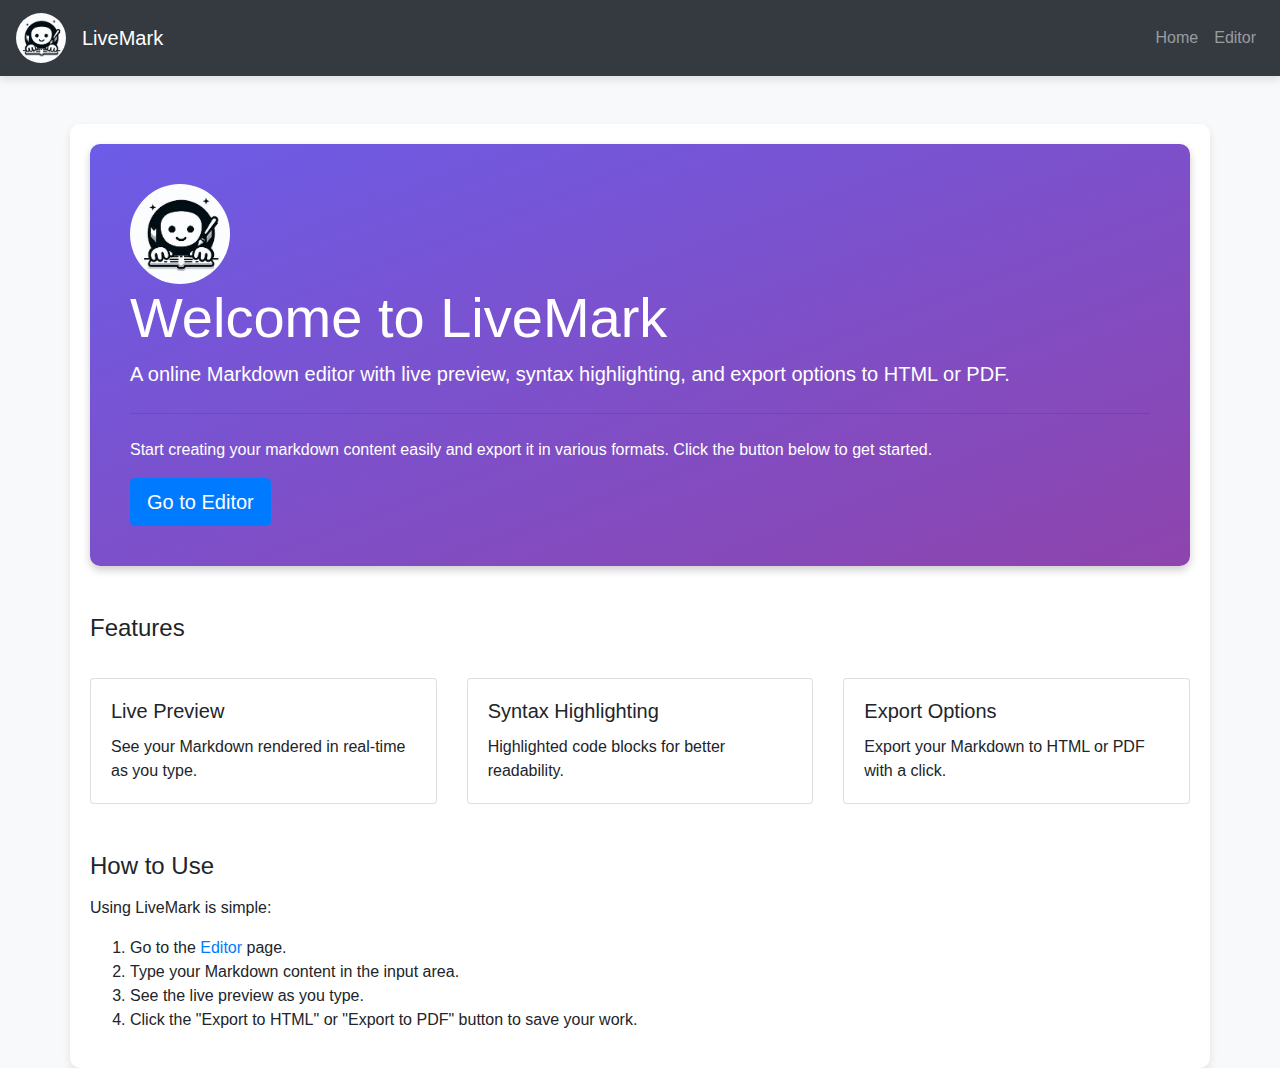
<file: index.html>
<!DOCTYPE html>
<html lang="en">
<head>
    <meta charset="UTF-8">
    <meta name="viewport" content="width=device-width, initial-scale=1.0">
    <title>LiveMark</title>
    <link href="https://stackpath.bootstrapcdn.com/bootstrap/4.5.2/css/bootstrap.min.css" rel="stylesheet">
    <link rel="stylesheet" href="style.css">
    <link rel="icon" href="logo.jpg">
</head>
<body>
    <nav class="navbar navbar-expand-lg navbar-dark bg-dark">
        <a class="navbar-brand" href="#">
            <img src="logo.jpg" alt="offline" width="50" height="50" style="border-radius: 50%;">
        </a>
        <a class="navbar-brand" href="index.html">LiveMark</a>
        <button class="navbar-toggler" type="button" data-toggle="collapse" data-target="#navbarNav" aria-controls="navbarNav" aria-expanded="false" aria-label="Toggle navigation">
            <span class="navbar-toggler-icon"></span>
        </button>
        <div class="collapse navbar-collapse" id="navbarNav">
            <ul class="navbar-nav ml-auto">
                <li class="nav-item">
                    <a class="nav-link" href="index.html">Home</a>
                </li>
                <li class="nav-item">
                    <a class="nav-link" href="editor.html">Editor</a>
                </li>
            </ul>
        </div>
    </nav>
    <div class="container mt-5">
        <div class="jumbotron">
            <img id="logo" src="logo.jpg" alt="offline">
            <h1 class="display-4">Welcome to LiveMark</h1>
            <p class="lead">A online Markdown editor with live preview, syntax highlighting, and export options to HTML or PDF.</p>
            <hr class="my-4">
            <p>Start creating your markdown content easily and export it in various formats. Click the button below to get started.</p>
            <a class="btn btn-primary btn-lg" href="editor.html" role="button">Go to Editor</a>
        </div>
        <div class="features mt-5">
            <h2>Features</h2>
            <div class="row">
                <div class="col-md-4">
                    <div class="card feature-card">
                        <div class="card-body">
                            <h5 class="card-title">Live Preview</h5>
                            <p class="card-text">See your Markdown rendered in real-time as you type.</p>
                        </div>
                    </div>
                </div>
                <div class="col-md-4">
                    <div class="card feature-card">
                        <div class="card-body">
                            <h5 class="card-title">Syntax Highlighting</h5>
                            <p class="card-text">Highlighted code blocks for better readability.</p>
                        </div>
                    </div>
                </div>
                <div class="col-md-4">
                    <div class="card feature-card">
                        <div class="card-body">
                            <h5 class="card-title">Export Options</h5>
                            <p class="card-text">Export your Markdown to HTML or PDF with a click.</p>
                        </div>
                    </div>
                </div>
            </div>
        </div>
        <div class="instructions mt-5">
            <h2>How to Use</h2>
            <p>Using LiveMark is simple:</p>
            <ol>
                <li>Go to the <a href="editor.html">Editor</a> page.</li>
                <li>Type your Markdown content in the input area.</li>
                <li>See the live preview as you type.</li>
                <li>Click the "Export to HTML" or "Export to PDF" button to save your work.</li>
            </ol>
        </div>
    </div>
    <script src="https://code.jquery.com/jquery-3.5.1.slim.min.js"></script>
    <script src="https://cdn.jsdelivr.net/npm/@popperjs/core@2.5.4/dist/umd/popper.min.js"></script>
    <script src="https://stackpath.bootstrapcdn.com/bootstrap/4.5.2/js/bootstrap.min.js"></script>
</body>
</html>
</file>
<file: style.css>
body {
    background-color: #f8f9fa;
    font-family: Arial, sans-serif;
}

#logo {
    height: 100px;
    width: 100px;
    border: none;
    outline: none;
    border-radius: 50%;
    position: relative;
    animation: moveLogo 6s infinite alternate ease-in-out;
}

@keyframes moveLogo {
    0% {
        transform: translateX(0);
    }

    100% {
        transform: translateX(950px);
    }
}

h2 {
    font-size: 24px;
    margin-bottom: 15px;
}

textarea {
    box-shadow: 0 4px 8px rgba(0, 0, 0, 0.1);
    resize: vertical;
}

#markdown-preview {
    box-shadow: 0 4px 8px rgba(0, 0, 0, 0.1);
    background-color: white;
}

button {
    box-shadow: 0 4px 8px rgba(0, 0, 0, 0.1);
}

.container {
    box-shadow: 0 4px 8px rgba(0, 0, 0, 0.1);
    border-radius: 10px;
    padding: 20px;
    background-color: #ffffff;
}

.navbar {
    box-shadow: 0 4px 8px rgba(0, 0, 0, 0.1);
}

.jumbotron {
    box-shadow: 0 4px 8px rgba(0, 0, 0, 0.2);
    background: linear-gradient(to bottom right, #6c5ce7, #8e44ad);
    color: white;
    padding: 40px;
    border-radius: 10px;
}

.feature-card {
    margin-top: 20px;
    transition: transform 0.3s ease-in-out, box-shadow 0.3s ease-in-out;
}

.feature-card:hover {
    transform: translateY(-10px);
    box-shadow: 0 10px 20px rgba(0, 0, 0, 0.2);
}

::-webkit-scrollbar {
	width: 15px;
}

::-webkit-scrollbar-track {
	background: #d1e5ff;
}

::-webkit-scrollbar-thumb {
	background: linear-gradient(#0006b4, #ef4545);
	border-radius: 20px;
}
</file>
